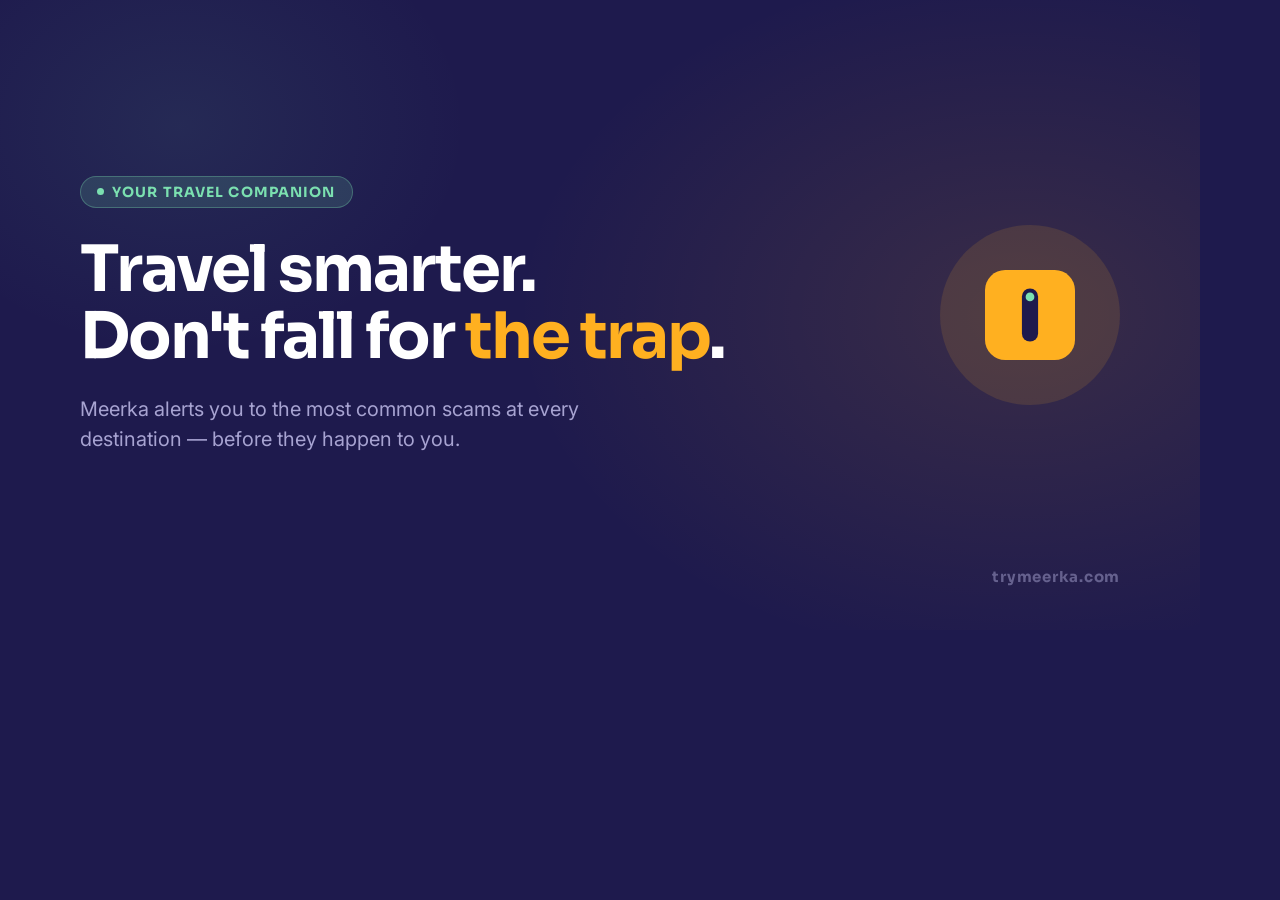
<file: og-image.html>
<!doctype html>
<html>
<head>
<meta charset="utf-8">
<style>
  * { margin: 0; padding: 0; box-sizing: border-box; }
  html, body { width: 1200px; height: 630px; overflow: hidden; }
  body {
    background: #1E1A4D;
    font-family: 'Sora', system-ui, sans-serif;
    display: flex;
    align-items: center;
    padding: 0 80px;
    position: relative;
  }
  /* Background texture */
  body::before {
    content: '';
    position: absolute;
    inset: 0;
    background:
      radial-gradient(ellipse 60% 80% at 85% 50%, rgba(255,176,32,0.12) 0%, transparent 70%),
      radial-gradient(ellipse 40% 60% at 15% 20%, rgba(123,224,176,0.08) 0%, transparent 60%);
  }
  .content {
    position: relative;
    z-index: 1;
    flex: 1;
  }
  .eyebrow {
    display: inline-flex;
    align-items: center;
    gap: 8px;
    background: rgba(123,224,176,0.15);
    border: 1px solid rgba(123,224,176,0.3);
    border-radius: 100px;
    padding: 6px 16px;
    color: #7BE0B0;
    font-size: 14px;
    font-weight: 700;
    letter-spacing: 0.08em;
    text-transform: uppercase;
    margin-bottom: 28px;
  }
  .eyebrow-dot {
    width: 7px; height: 7px;
    background: #7BE0B0;
    border-radius: 50%;
  }
  h1 {
    font-family: 'Sora', system-ui, sans-serif;
    font-size: 64px;
    font-weight: 700;
    color: #fff;
    line-height: 1.05;
    letter-spacing: -2px;
    margin-bottom: 24px;
  }
  h1 em {
    font-style: normal;
    color: #FFB020;
  }
  p {
    font-family: 'Inter', system-ui, sans-serif;
    font-size: 20px;
    color: rgba(201,198,242,0.8);
    line-height: 1.5;
    max-width: 540px;
  }
  .logo-wrap {
    position: relative;
    z-index: 1;
    flex-shrink: 0;
    margin-left: 60px;
  }
  .logo-bg {
    width: 180px; height: 180px;
    background: rgba(255,176,32,0.12);
    border-radius: 50%;
    display: flex;
    align-items: center;
    justify-content: center;
  }
  .domain {
    position: absolute;
    bottom: 44px;
    right: 80px;
    font-family: 'Sora', system-ui, sans-serif;
    font-size: 15px;
    font-weight: 700;
    color: rgba(201,198,242,0.4);
    letter-spacing: 0.05em;
    z-index: 1;
  }
</style>
<link rel="preconnect" href="https://fonts.googleapis.com">
<link rel="stylesheet" href="https://fonts.googleapis.com/css2?family=Sora:wght@700&family=Inter:wght@400&display=swap">
</head>
<body>
  <div class="content">
    <div class="eyebrow"><span class="eyebrow-dot"></span>Your travel companion</div>
    <h1>Travel smarter.<br>Don't fall for <em>the trap</em>.</h1>
    <p>Meerka alerts you to the most common scams at every destination — before they happen to you.</p>
  </div>
  <div class="logo-wrap">
    <div class="logo-bg">
      <svg width="90" height="90" viewBox="0 0 1024 1024" xmlns="http://www.w3.org/2000/svg">
        <rect width="1024" height="1024" rx="230" fill="#FFB020"/>
        <rect x="420" y="210" width="184" height="604" rx="92" fill="#1E1A4D"/>
        <circle cx="512" cy="306" r="50" fill="#7BE0B0"/>
      </svg>
    </div>
  </div>
  <span class="domain">trymeerka.com</span>
</body>
</html>
</file>
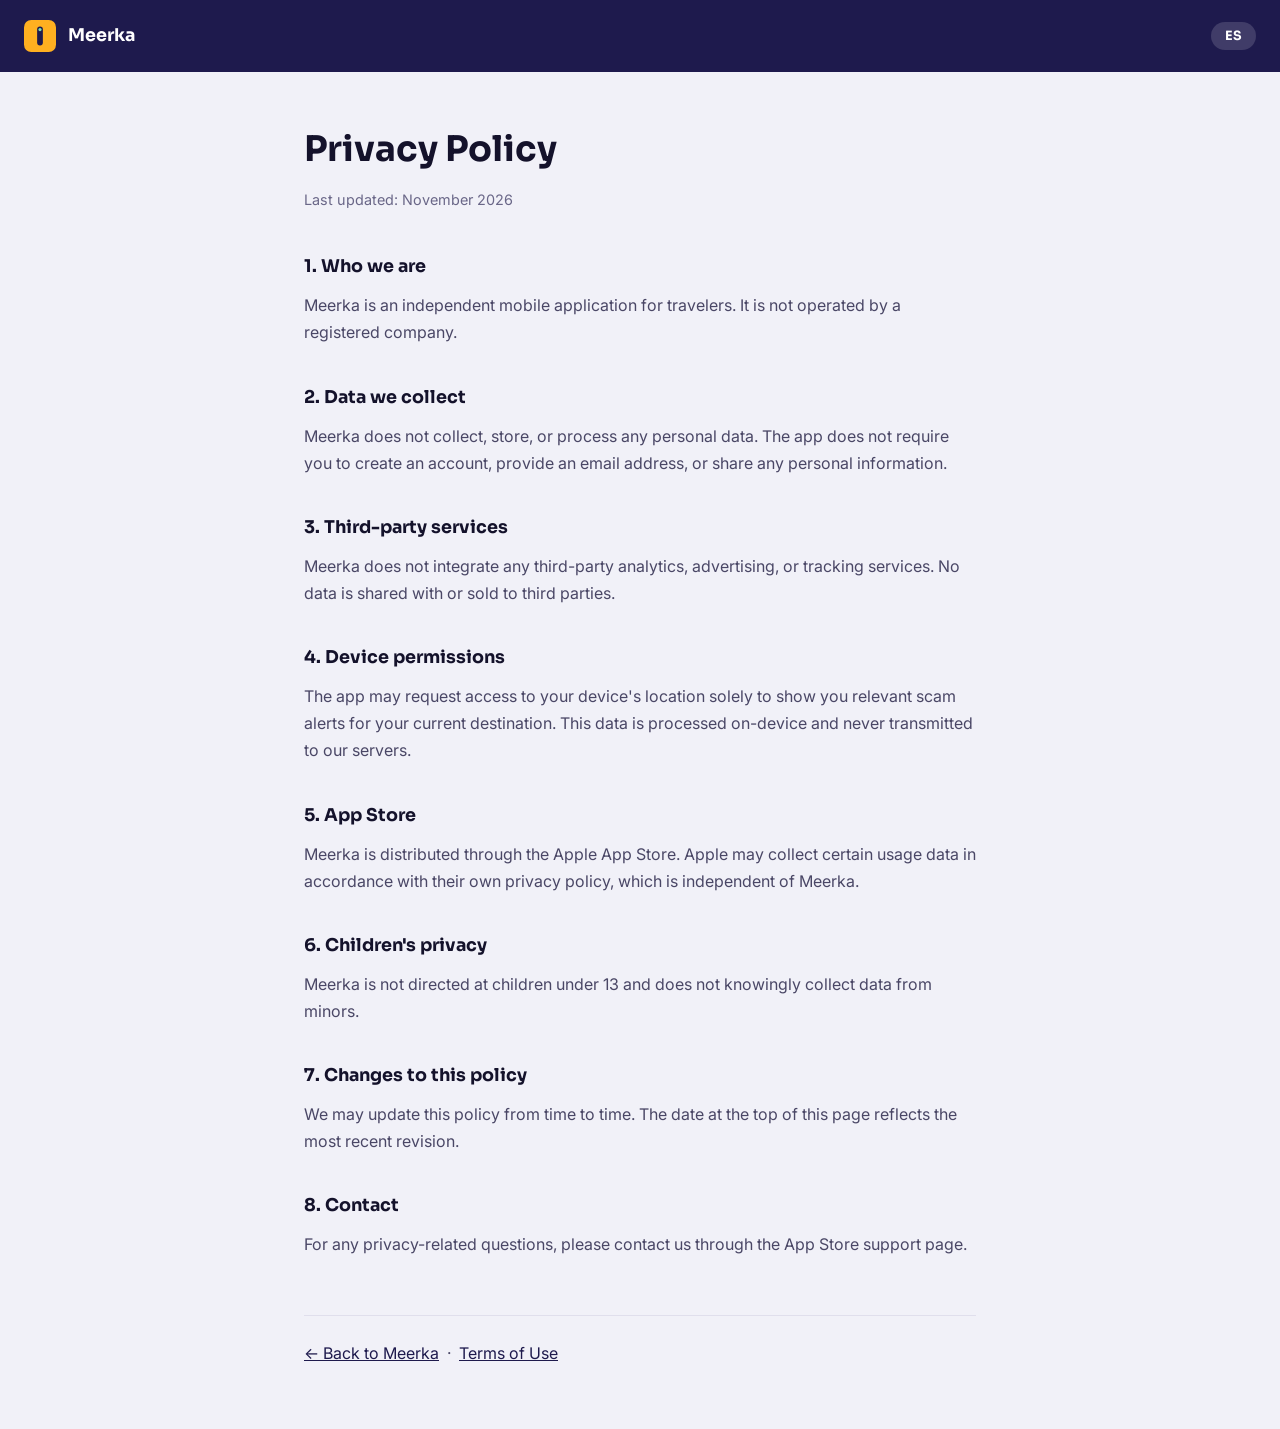
<file: privacy.html>
<!doctype html>
<html lang="en">
<head>
<meta charset="utf-8">
<meta name="viewport" content="width=device-width, initial-scale=1">
<title>Privacy Policy, Meerka</title>
<meta name="description" content="Meerka Privacy Policy, what data we collect and how we use it.">
<link rel="icon" type="image/svg+xml" href="icon.svg">
<link rel="canonical" href="https://trymeerka.com/privacy.html">
<link rel="preconnect" href="https://fonts.googleapis.com">
<link rel="stylesheet" href="https://fonts.googleapis.com/css2?family=Sora:wght@700&family=Inter:wght@400;500&display=swap">
<style>
  :root {
    --indigo: #1E1A4D; --amber: #FFB020; --mint: #7BE0B0;
    --bg: #F1F1F8; --surface: #fff; --ink: #14122B;
    --muted: #4A4766; --subtle: #6A6788; --divider: #E0DFEC;
  }
  @media (prefers-color-scheme: dark) {
    :root:not([data-theme="light"]) {
      --bg: #0F0D2A; --surface: #1A1740; --ink: #F0EFF8;
      --muted: #C9C6F2; --subtle: #9896C8; --divider: #2E2A6B;
      color-scheme: dark;
    }
  }
  :root[data-theme="dark"] {
    --bg: #0F0D2A; --surface: #1A1740; --ink: #F0EFF8;
    --muted: #C9C6F2; --subtle: #9896C8; --divider: #2E2A6B;
    color-scheme: dark;
  }
  * { box-sizing: border-box; margin: 0; padding: 0; }
  body { font-family: 'Inter', system-ui, sans-serif; background: var(--bg); color: var(--ink); line-height: 1.7; }
  header {
    background: var(--indigo); padding: 20px max(24px, env(safe-area-inset-left, 0px));
    display: flex; align-items: center; gap: 12px;
  }
  header svg { flex-shrink: 0; }
  header a { color: #fff; font-family: 'Sora', system-ui, sans-serif; font-size: 1.1rem; font-weight: 700; text-decoration: none; }
  .lang-toggle {
    margin-left: auto; background: rgba(255,255,255,0.15); border: none; border-radius: 100px;
    color: #fff; font-family: 'Sora', system-ui, sans-serif; font-size: 0.8rem; font-weight: 700;
    padding: 6px 14px; cursor: pointer; transition: background 160ms;
  }
  .lang-toggle:hover { background: rgba(255,255,255,0.25); }
  main {
    max-width: 720px; margin: 0 auto;
    padding: 48px max(24px, env(safe-area-inset-left, 0px));
  }
  h1 { font-family: 'Sora', system-ui, sans-serif; font-size: clamp(1.6rem, 4vw, 2.2rem); color: var(--ink); margin-bottom: 8px; text-wrap: balance; }
  .meta { color: var(--subtle); font-size: 0.9rem; margin-bottom: 40px; }
  h2 { font-family: 'Sora', system-ui, sans-serif; font-size: 1.1rem; color: var(--ink); margin: 36px 0 10px; }
  p { color: var(--muted); margin-bottom: 14px; }
  footer { border-top: 1px solid var(--divider); margin-top: 56px; padding-top: 24px; }
  footer a { color: var(--indigo); text-decoration: underline; }
  [lang-block] { display: none; }
  [lang-block].active { display: block; }
</style>
</head>
<body>
<header>
  <svg width="32" height="32" viewBox="0 0 1024 1024" xmlns="http://www.w3.org/2000/svg" aria-hidden="true">
    <rect width="1024" height="1024" rx="230" fill="#FFB020"/>
    <rect x="420" y="210" width="184" height="604" rx="92" fill="#1E1A4D"/>
    <circle cx="512" cy="306" r="50" fill="#7BE0B0"/>
  </svg>
  <a href="/">Meerka</a>
  <button class="lang-toggle" onclick="toggleLang()" id="langBtn">ES</button>
</header>

<main>
  <div lang-block id="en" class="active">
    <h1>Privacy Policy</h1>
    <p class="meta">Last updated: November 2026</p>

    <h2>1. Who we are</h2>
    <p>Meerka is an independent mobile application for travelers. It is not operated by a registered company.</p>

    <h2>2. Data we collect</h2>
    <p>Meerka does not collect, store, or process any personal data. The app does not require you to create an account, provide an email address, or share any personal information.</p>

    <h2>3. Third-party services</h2>
    <p>Meerka does not integrate any third-party analytics, advertising, or tracking services. No data is shared with or sold to third parties.</p>

    <h2>4. Device permissions</h2>
    <p>The app may request access to your device's location solely to show you relevant scam alerts for your current destination. This data is processed on-device and never transmitted to our servers.</p>

    <h2>5. App Store</h2>
    <p>Meerka is distributed through the Apple App Store. Apple may collect certain usage data in accordance with their own privacy policy, which is independent of Meerka.</p>

    <h2>6. Children's privacy</h2>
    <p>Meerka is not directed at children under 13 and does not knowingly collect data from minors.</p>

    <h2>7. Changes to this policy</h2>
    <p>We may update this policy from time to time. The date at the top of this page reflects the most recent revision.</p>

    <h2>8. Contact</h2>
    <p>For any privacy-related questions, please contact us through the App Store support page.</p>

    <footer>
      <p><a href="/">← Back to Meerka</a> &nbsp;·&nbsp; <a href="/terms.html">Terms of Use</a></p>
    </footer>
  </div>

  <div lang-block id="es">
    <h1>Política de Privacidad</h1>
    <p class="meta">Última actualización: noviembre de 2026</p>

    <h2>1. Quiénes somos</h2>
    <p>Meerka es una aplicación móvil independiente para viajeros. No está operada por una empresa registrada.</p>

    <h2>2. Datos que recopilamos</h2>
    <p>Meerka no recopila, almacena ni procesa ningún dato personal. La app no requiere que crees una cuenta, facilites una dirección de correo electrónico ni compartas ninguna información personal.</p>

    <h2>3. Servicios de terceros</h2>
    <p>Meerka no integra ningún servicio de analítica, publicidad ni seguimiento de terceros. No se comparte ni vende ningún dato a terceros.</p>

    <h2>4. Permisos del dispositivo</h2>
    <p>La app puede solicitar acceso a tu ubicación únicamente para mostrarte alertas de timos relevantes para tu destino actual. Este dato se procesa en el dispositivo y nunca se transmite a nuestros servidores.</p>

    <h2>5. App Store</h2>
    <p>Meerka se distribuye a través de la App Store de Apple. Apple puede recopilar ciertos datos de uso de acuerdo con su propia política de privacidad, que es independiente de Meerka.</p>

    <h2>6. Privacidad de menores</h2>
    <p>Meerka no está dirigida a menores de 13 años y no recopila datos de menores de forma consciente.</p>

    <h2>7. Cambios en esta política</h2>
    <p>Podemos actualizar esta política ocasionalmente. La fecha en la parte superior de esta página refleja la revisión más reciente.</p>

    <h2>8. Contacto</h2>
    <p>Para cualquier consulta relacionada con la privacidad, contáctanos a través de la página de soporte de la App Store.</p>

    <footer>
      <p><a href="/">← Volver a Meerka</a> &nbsp;·&nbsp; <a href="/terms.html">Términos de uso</a></p>
    </footer>
  </div>
</main>

<script>
  let lang = localStorage.getItem('meerka-lang') || 'en';
  function applyLang(l) {
    document.getElementById('en').className = l === 'en' ? 'active' : '';
    document.getElementById('es').className = l === 'es' ? 'active' : '';
    document.getElementById('langBtn').textContent = l === 'en' ? 'ES' : 'EN';
    document.documentElement.lang = l;
  }
  function toggleLang() {
    lang = lang === 'en' ? 'es' : 'en';
    localStorage.setItem('meerka-lang', lang);
    applyLang(lang);
  }
  applyLang(lang);
</script>
</body>
</html>
</file>
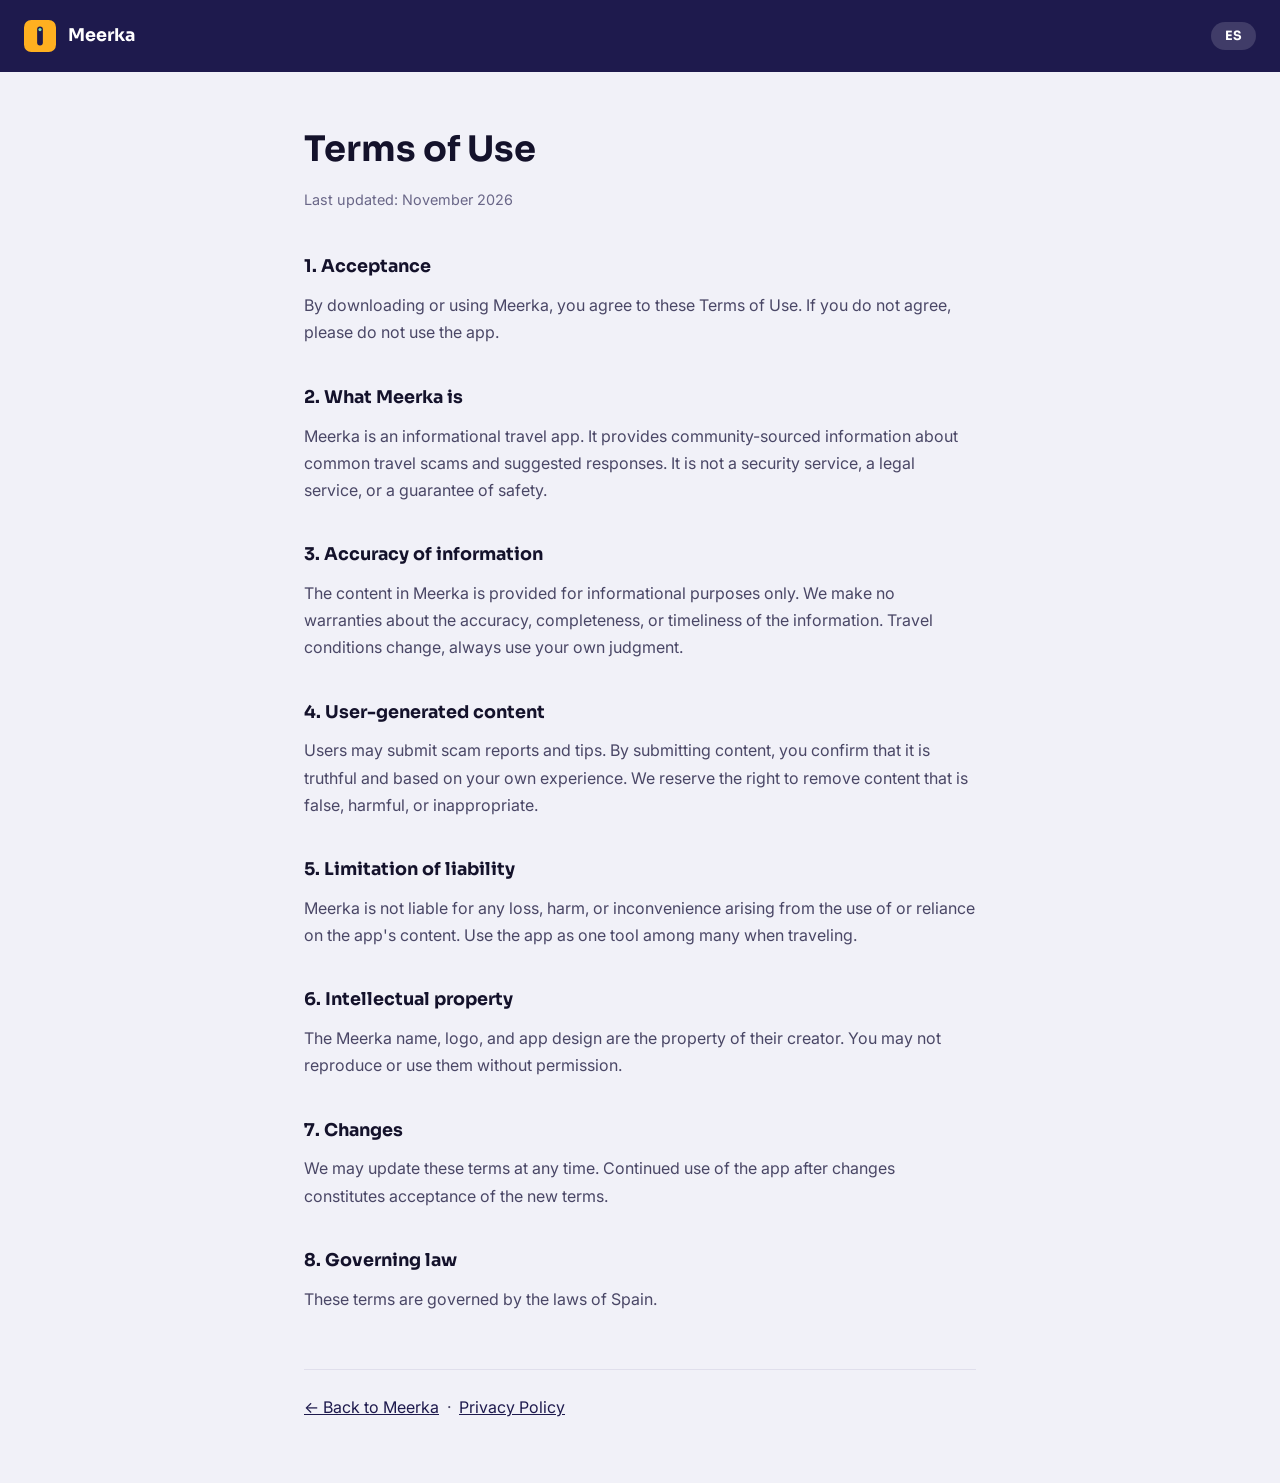
<file: terms.html>
<!doctype html>
<html lang="en">
<head>
<meta charset="utf-8">
<meta name="viewport" content="width=device-width, initial-scale=1">
<title>Terms of Use, Meerka</title>
<meta name="description" content="Meerka Terms of Use, the rules for using the app and website.">
<link rel="icon" type="image/svg+xml" href="icon.svg">
<link rel="canonical" href="https://trymeerka.com/terms.html">
<link rel="preconnect" href="https://fonts.googleapis.com">
<link rel="stylesheet" href="https://fonts.googleapis.com/css2?family=Sora:wght@700&family=Inter:wght@400;500&display=swap">
<style>
  :root {
    --indigo: #1E1A4D; --amber: #FFB020; --mint: #7BE0B0;
    --bg: #F1F1F8; --surface: #fff; --ink: #14122B;
    --muted: #4A4766; --subtle: #6A6788; --divider: #E0DFEC;
  }
  @media (prefers-color-scheme: dark) {
    :root:not([data-theme="light"]) {
      --bg: #0F0D2A; --surface: #1A1740; --ink: #F0EFF8;
      --muted: #C9C6F2; --subtle: #9896C8; --divider: #2E2A6B;
      color-scheme: dark;
    }
  }
  :root[data-theme="dark"] {
    --bg: #0F0D2A; --surface: #1A1740; --ink: #F0EFF8;
    --muted: #C9C6F2; --subtle: #9896C8; --divider: #2E2A6B;
    color-scheme: dark;
  }
  * { box-sizing: border-box; margin: 0; padding: 0; }
  body { font-family: 'Inter', system-ui, sans-serif; background: var(--bg); color: var(--ink); line-height: 1.7; }
  header {
    background: var(--indigo); padding: 20px max(24px, env(safe-area-inset-left, 0px));
    display: flex; align-items: center; gap: 12px;
  }
  header svg { flex-shrink: 0; }
  header a { color: #fff; font-family: 'Sora', system-ui, sans-serif; font-size: 1.1rem; font-weight: 700; text-decoration: none; }
  .lang-toggle {
    margin-left: auto; background: rgba(255,255,255,0.15); border: none; border-radius: 100px;
    color: #fff; font-family: 'Sora', system-ui, sans-serif; font-size: 0.8rem; font-weight: 700;
    padding: 6px 14px; cursor: pointer; transition: background 160ms;
  }
  .lang-toggle:hover { background: rgba(255,255,255,0.25); }
  main {
    max-width: 720px; margin: 0 auto;
    padding: 48px max(24px, env(safe-area-inset-left, 0px));
  }
  h1 { font-family: 'Sora', system-ui, sans-serif; font-size: clamp(1.6rem, 4vw, 2.2rem); color: var(--ink); margin-bottom: 8px; text-wrap: balance; }
  .meta { color: var(--subtle); font-size: 0.9rem; margin-bottom: 40px; }
  h2 { font-family: 'Sora', system-ui, sans-serif; font-size: 1.1rem; color: var(--ink); margin: 36px 0 10px; }
  p { color: var(--muted); margin-bottom: 14px; }
  footer { border-top: 1px solid var(--divider); margin-top: 56px; padding-top: 24px; }
  footer a { color: var(--indigo); text-decoration: underline; }
  .active { display: block; }
  #es { display: none; }
</style>
</head>
<body>
<header>
  <svg width="32" height="32" viewBox="0 0 1024 1024" xmlns="http://www.w3.org/2000/svg" aria-hidden="true">
    <rect width="1024" height="1024" rx="230" fill="#FFB020"/>
    <rect x="420" y="210" width="184" height="604" rx="92" fill="#1E1A4D"/>
    <circle cx="512" cy="306" r="50" fill="#7BE0B0"/>
  </svg>
  <a href="/">Meerka</a>
  <button class="lang-toggle" onclick="toggleLang()" id="langBtn">ES</button>
</header>

<main>
  <div id="en" class="active">
    <h1>Terms of Use</h1>
    <p class="meta">Last updated: November 2026</p>

    <h2>1. Acceptance</h2>
    <p>By downloading or using Meerka, you agree to these Terms of Use. If you do not agree, please do not use the app.</p>

    <h2>2. What Meerka is</h2>
    <p>Meerka is an informational travel app. It provides community-sourced information about common travel scams and suggested responses. It is not a security service, a legal service, or a guarantee of safety.</p>

    <h2>3. Accuracy of information</h2>
    <p>The content in Meerka is provided for informational purposes only. We make no warranties about the accuracy, completeness, or timeliness of the information. Travel conditions change, always use your own judgment.</p>

    <h2>4. User-generated content</h2>
    <p>Users may submit scam reports and tips. By submitting content, you confirm that it is truthful and based on your own experience. We reserve the right to remove content that is false, harmful, or inappropriate.</p>

    <h2>5. Limitation of liability</h2>
    <p>Meerka is not liable for any loss, harm, or inconvenience arising from the use of or reliance on the app's content. Use the app as one tool among many when traveling.</p>

    <h2>6. Intellectual property</h2>
    <p>The Meerka name, logo, and app design are the property of their creator. You may not reproduce or use them without permission.</p>

    <h2>7. Changes</h2>
    <p>We may update these terms at any time. Continued use of the app after changes constitutes acceptance of the new terms.</p>

    <h2>8. Governing law</h2>
    <p>These terms are governed by the laws of Spain.</p>

    <footer>
      <p><a href="/">← Back to Meerka</a> &nbsp;·&nbsp; <a href="/privacy.html">Privacy Policy</a></p>
    </footer>
  </div>

  <div id="es">
    <h1>Términos de Uso</h1>
    <p class="meta">Última actualización: noviembre de 2026</p>

    <h2>1. Aceptación</h2>
    <p>Al descargar o usar Meerka, aceptas estos Términos de Uso. Si no estás de acuerdo, no utilices la app.</p>

    <h2>2. Qué es Meerka</h2>
    <p>Meerka es una aplicación informativa para viajeros. Proporciona información de origen comunitario sobre timos habituales en viajes y respuestas sugeridas. No es un servicio de seguridad, un servicio jurídico ni una garantía de seguridad.</p>

    <h2>3. Exactitud de la información</h2>
    <p>El contenido de Meerka se ofrece únicamente con fines informativos. No garantizamos la exactitud, integridad ni actualidad de la información. Las condiciones de viaje cambian, utiliza siempre tu propio criterio.</p>

    <h2>4. Contenido generado por usuarios</h2>
    <p>Los usuarios pueden enviar reportes de timos y consejos. Al enviar contenido, confirmas que es veraz y está basado en tu propia experiencia. Nos reservamos el derecho de eliminar contenido que sea falso, perjudicial o inapropiado.</p>

    <h2>5. Limitación de responsabilidad</h2>
    <p>Meerka no se hace responsable de ninguna pérdida, daño o inconveniente derivado del uso o la confianza en el contenido de la app. Utiliza la app como una herramienta más cuando viajes.</p>

    <h2>6. Propiedad intelectual</h2>
    <p>El nombre Meerka, el logotipo y el diseño de la app son propiedad de su creador. No puedes reproducirlos ni utilizarlos sin autorización.</p>

    <h2>7. Cambios</h2>
    <p>Podemos actualizar estos términos en cualquier momento. El uso continuado de la app tras los cambios implica la aceptación de los nuevos términos.</p>

    <h2>8. Ley aplicable</h2>
    <p>Estos términos se rigen por la legislación española.</p>

    <footer>
      <p><a href="/">← Volver a Meerka</a> &nbsp;·&nbsp; <a href="/privacy.html">Política de Privacidad</a></p>
    </footer>
  </div>
</main>

<script>
  let lang = localStorage.getItem('meerka-lang') || 'en';
  function applyLang(l) {
    document.getElementById('en').style.display = l === 'en' ? 'block' : 'none';
    document.getElementById('es').style.display = l === 'es' ? 'block' : 'none';
    document.getElementById('langBtn').textContent = l === 'en' ? 'ES' : 'EN';
    document.documentElement.lang = l;
  }
  function toggleLang() {
    lang = lang === 'en' ? 'es' : 'en';
    localStorage.setItem('meerka-lang', lang);
    applyLang(lang);
  }
  applyLang(lang);
</script>
</body>
</html>
</file>
